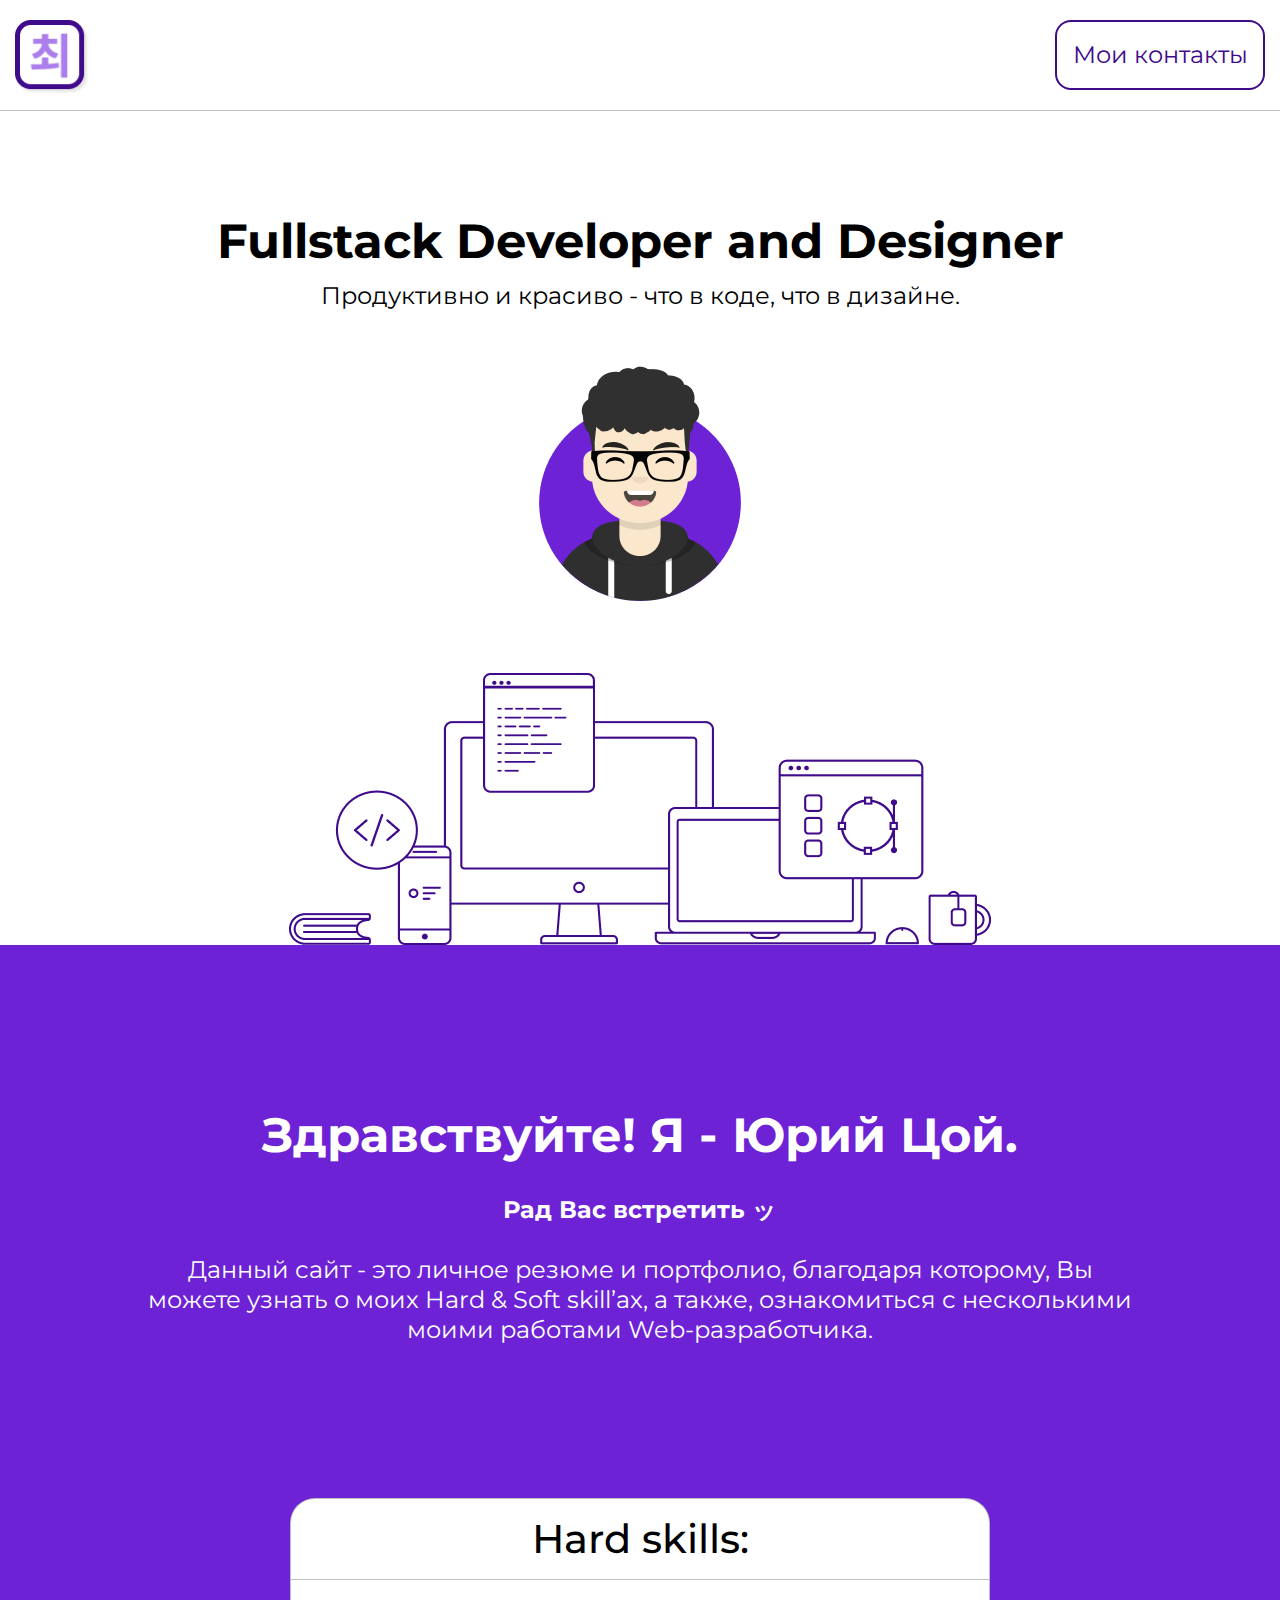
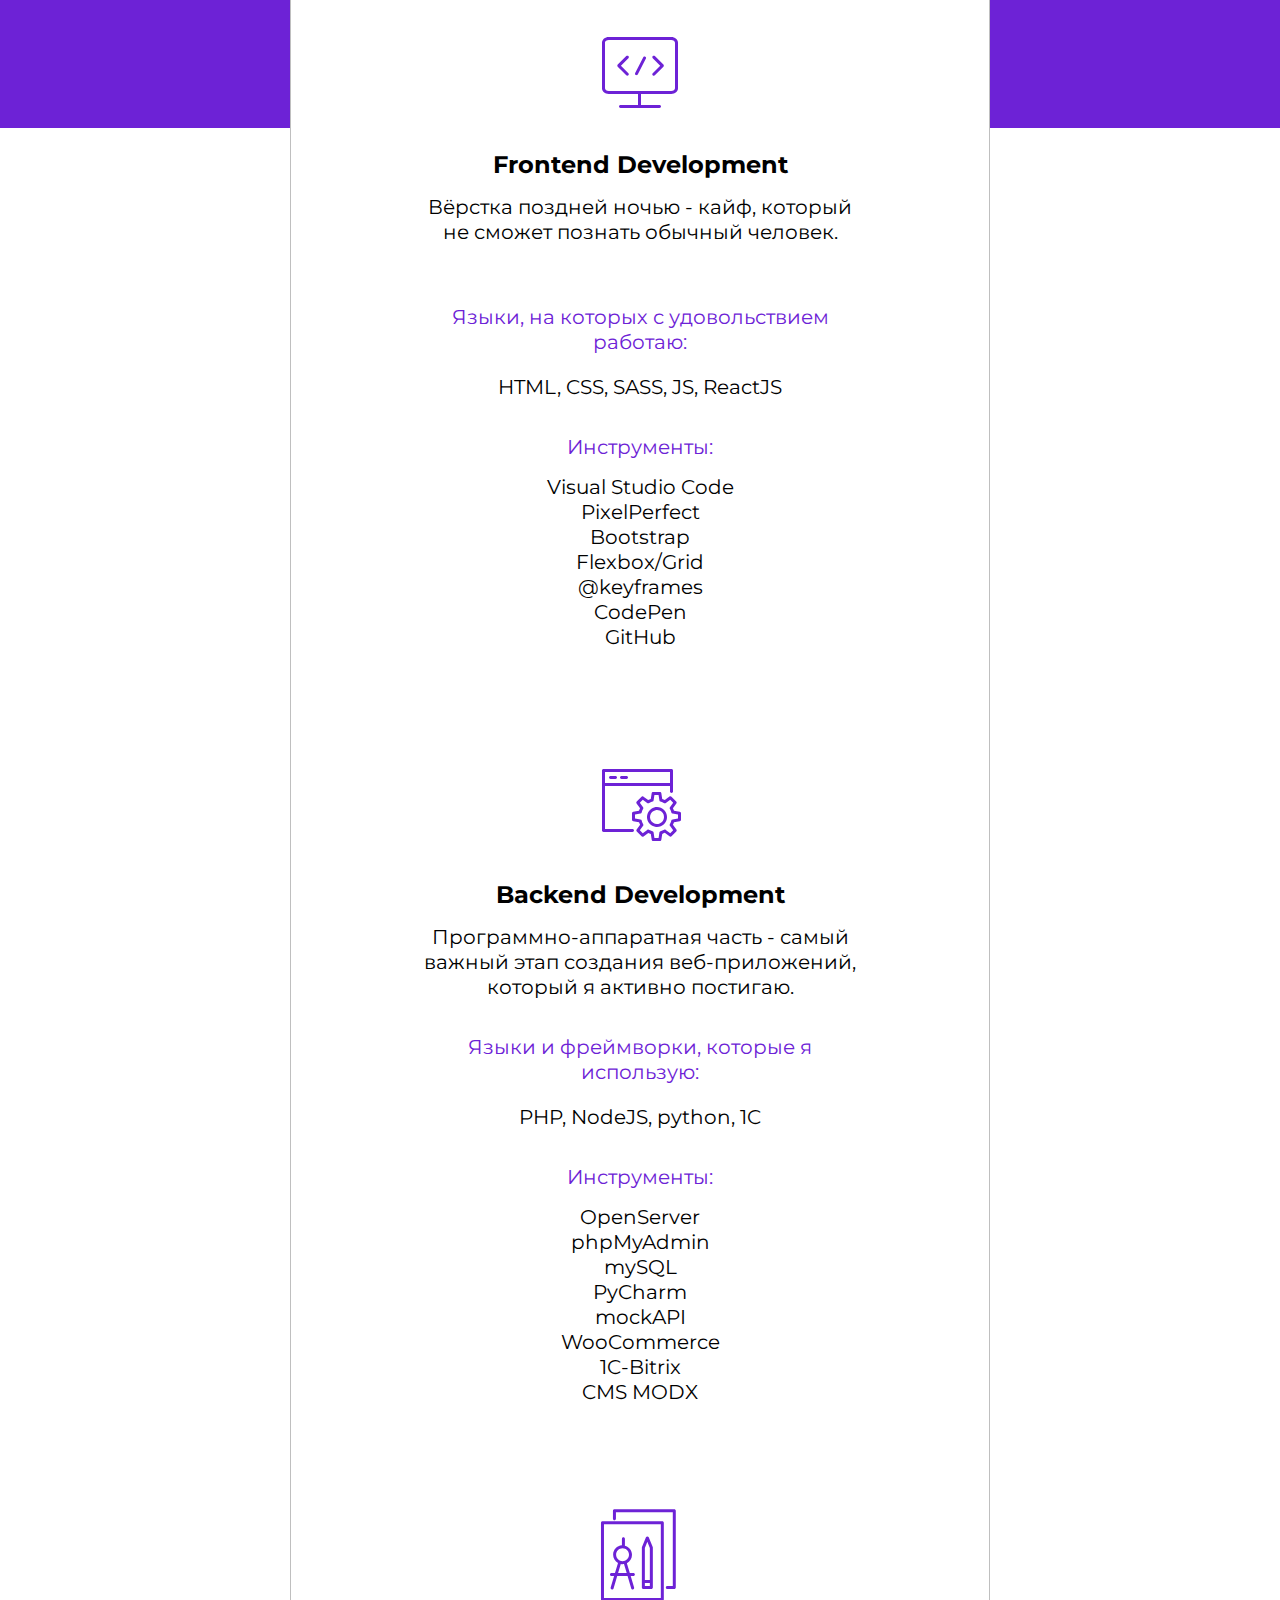
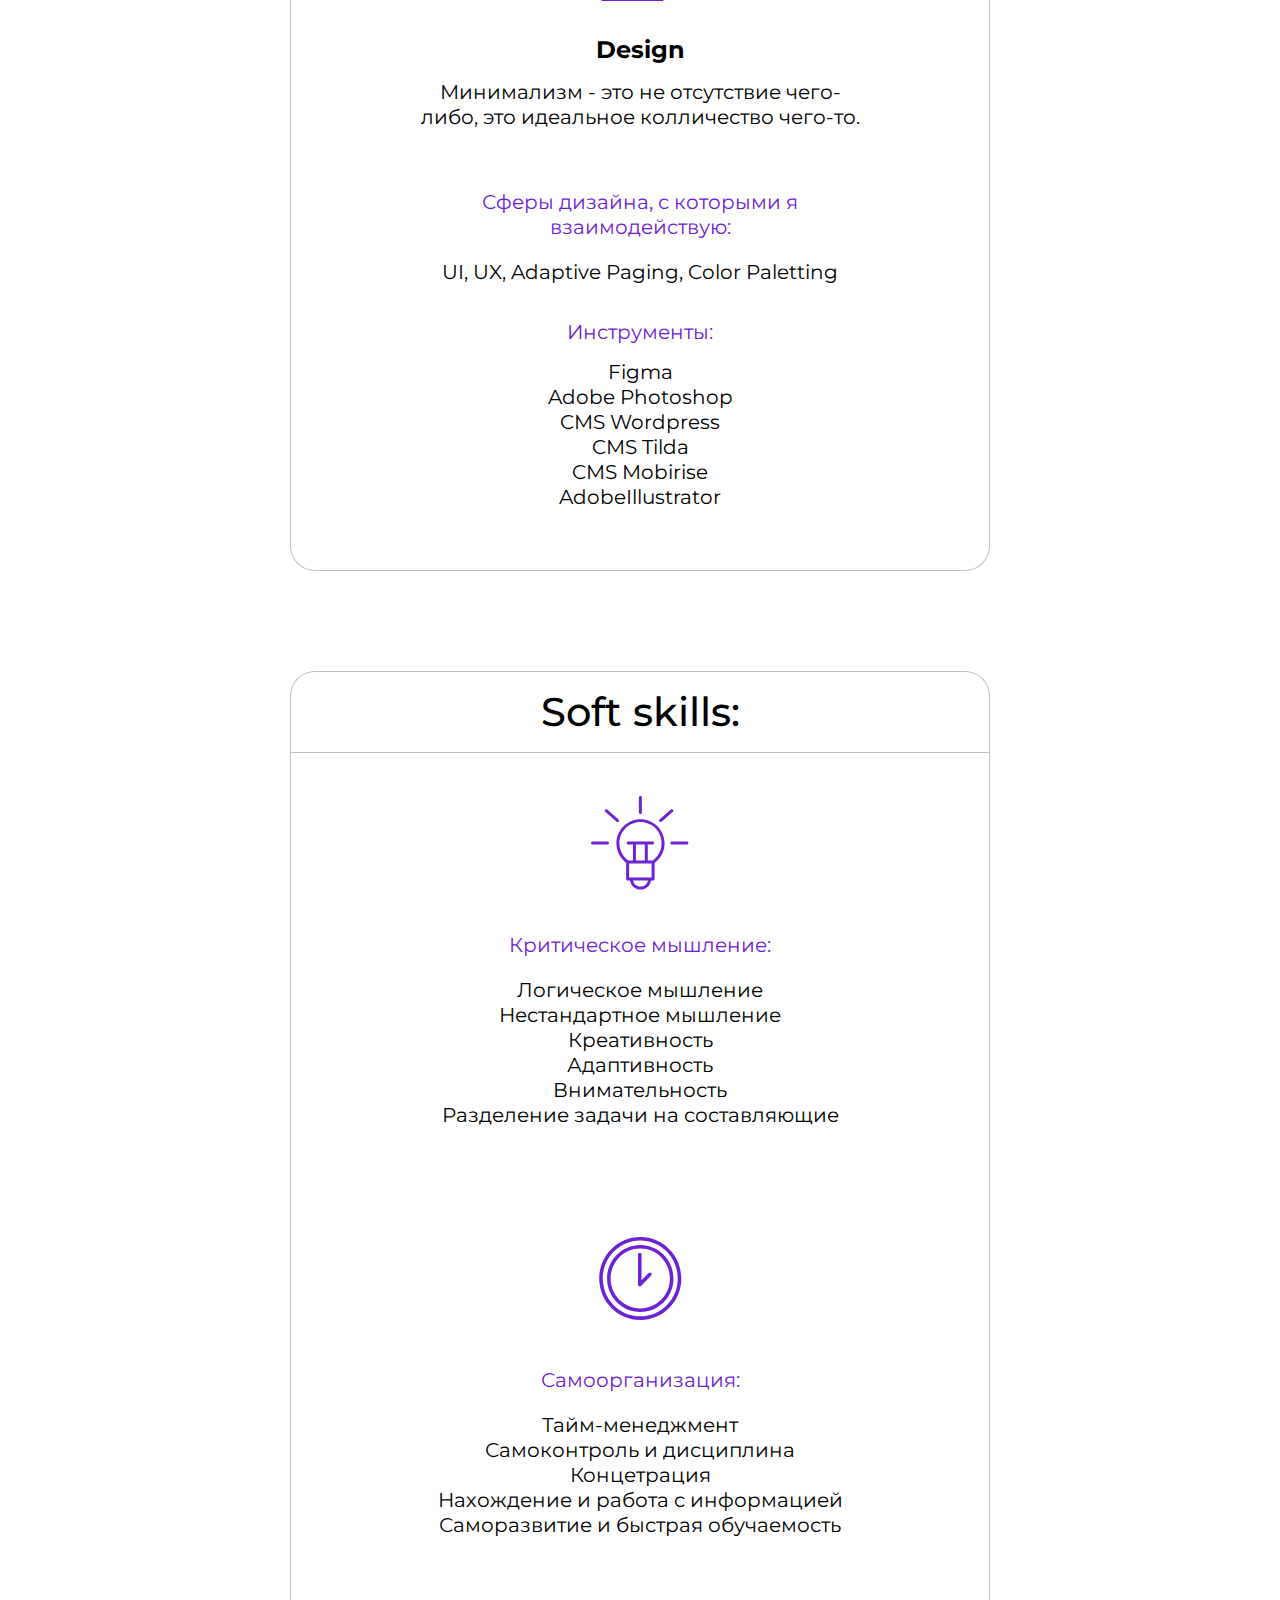
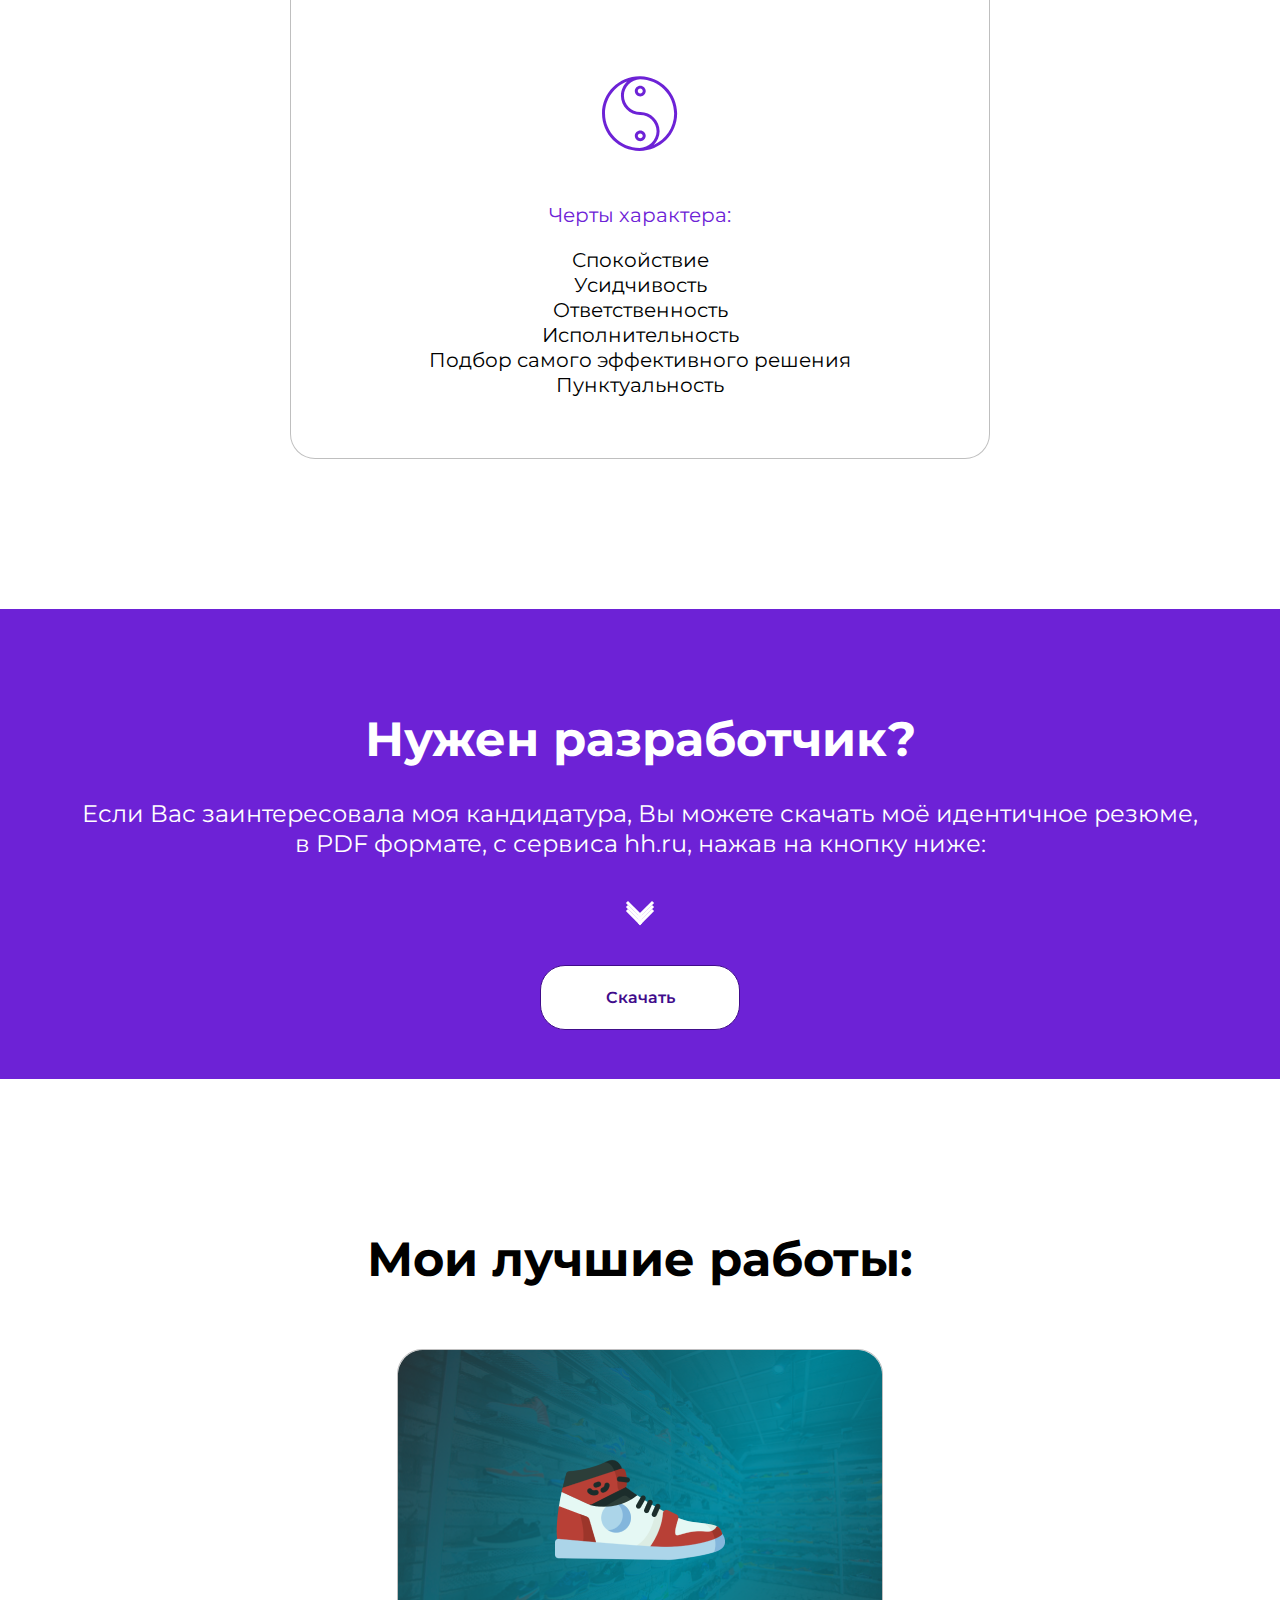
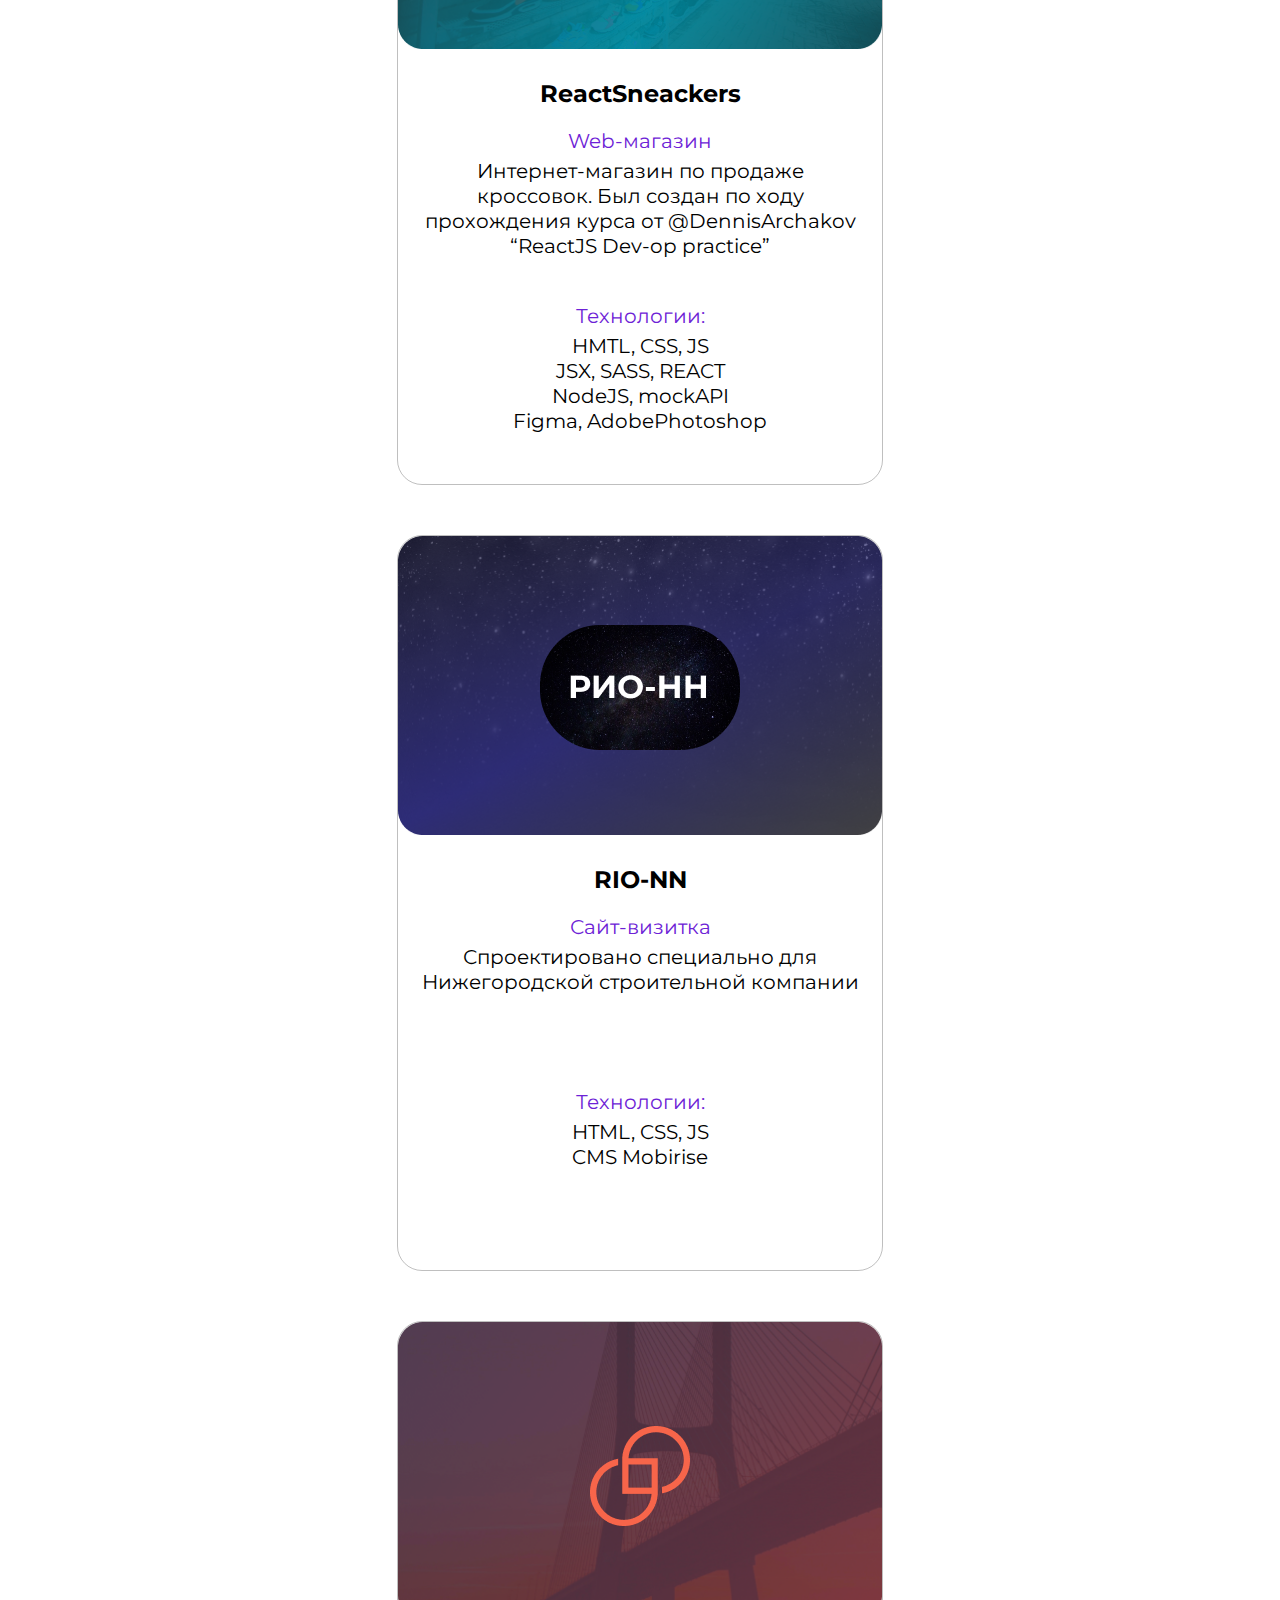
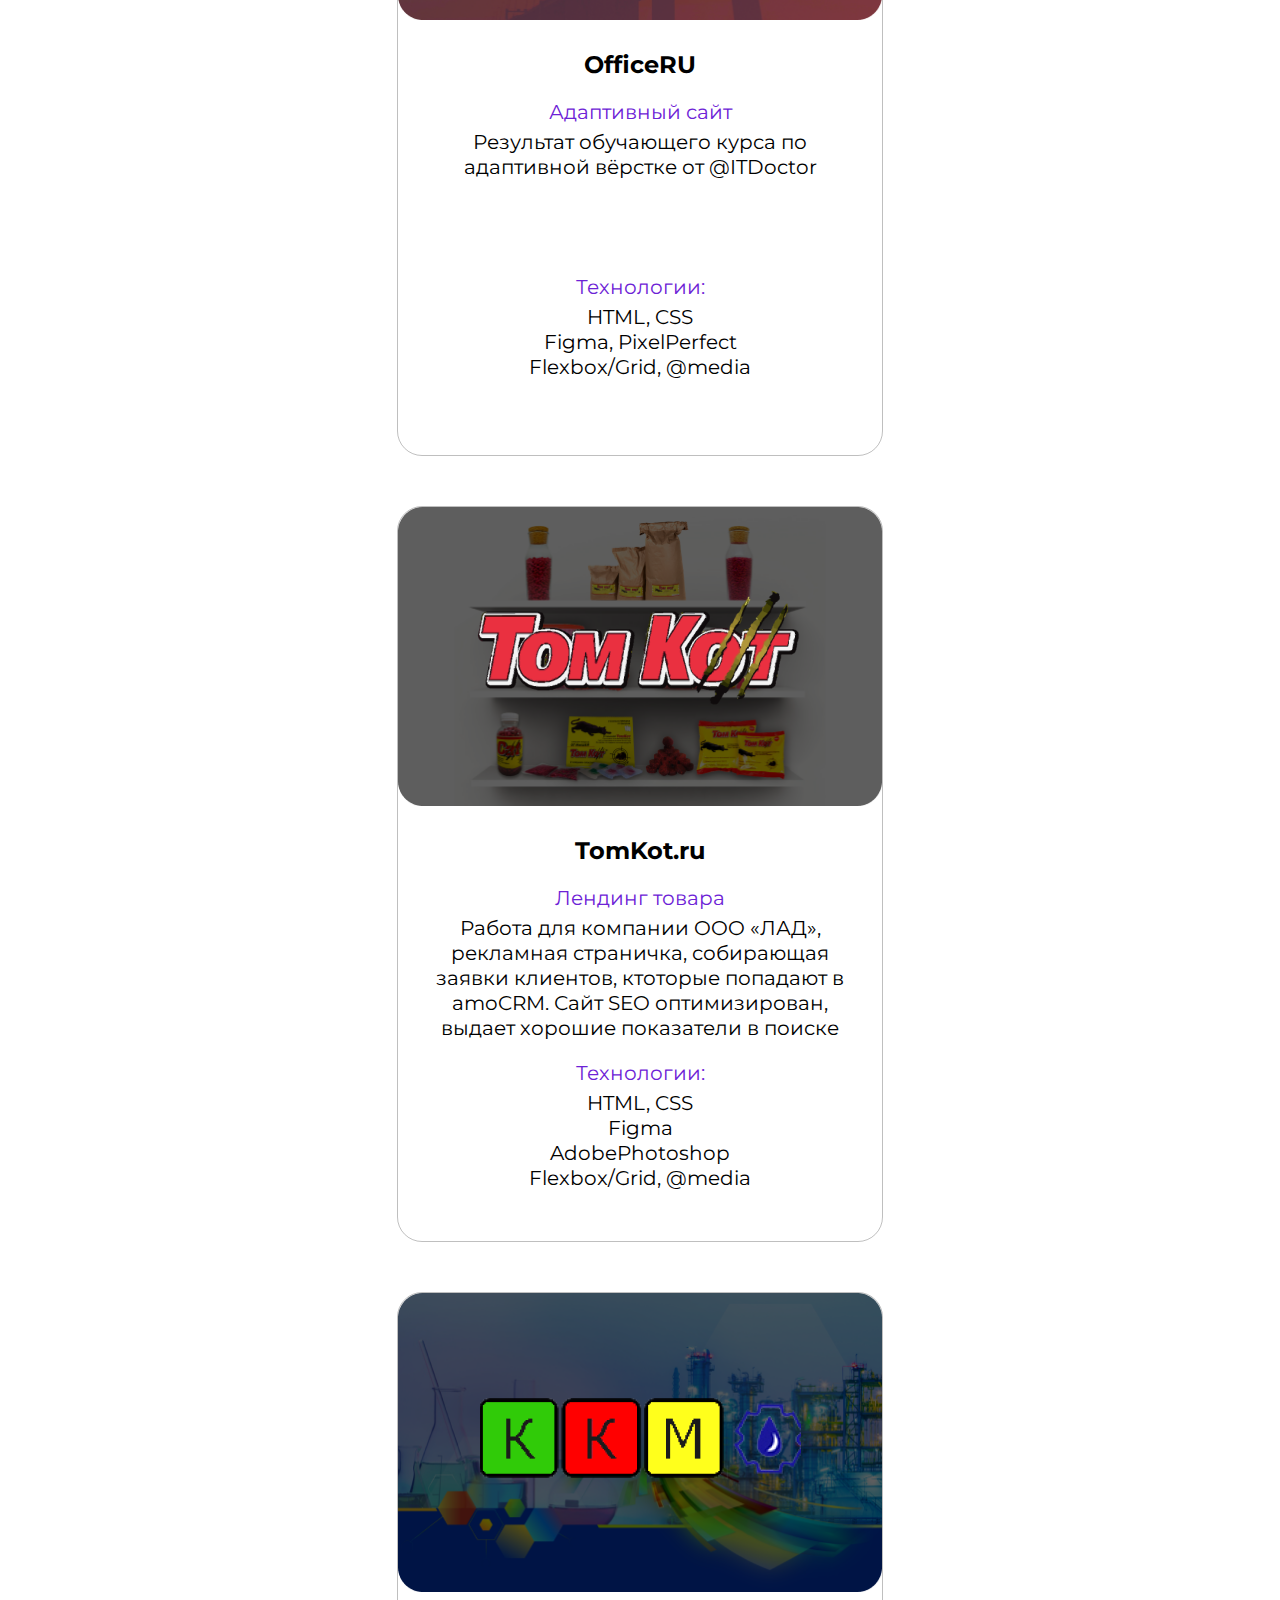
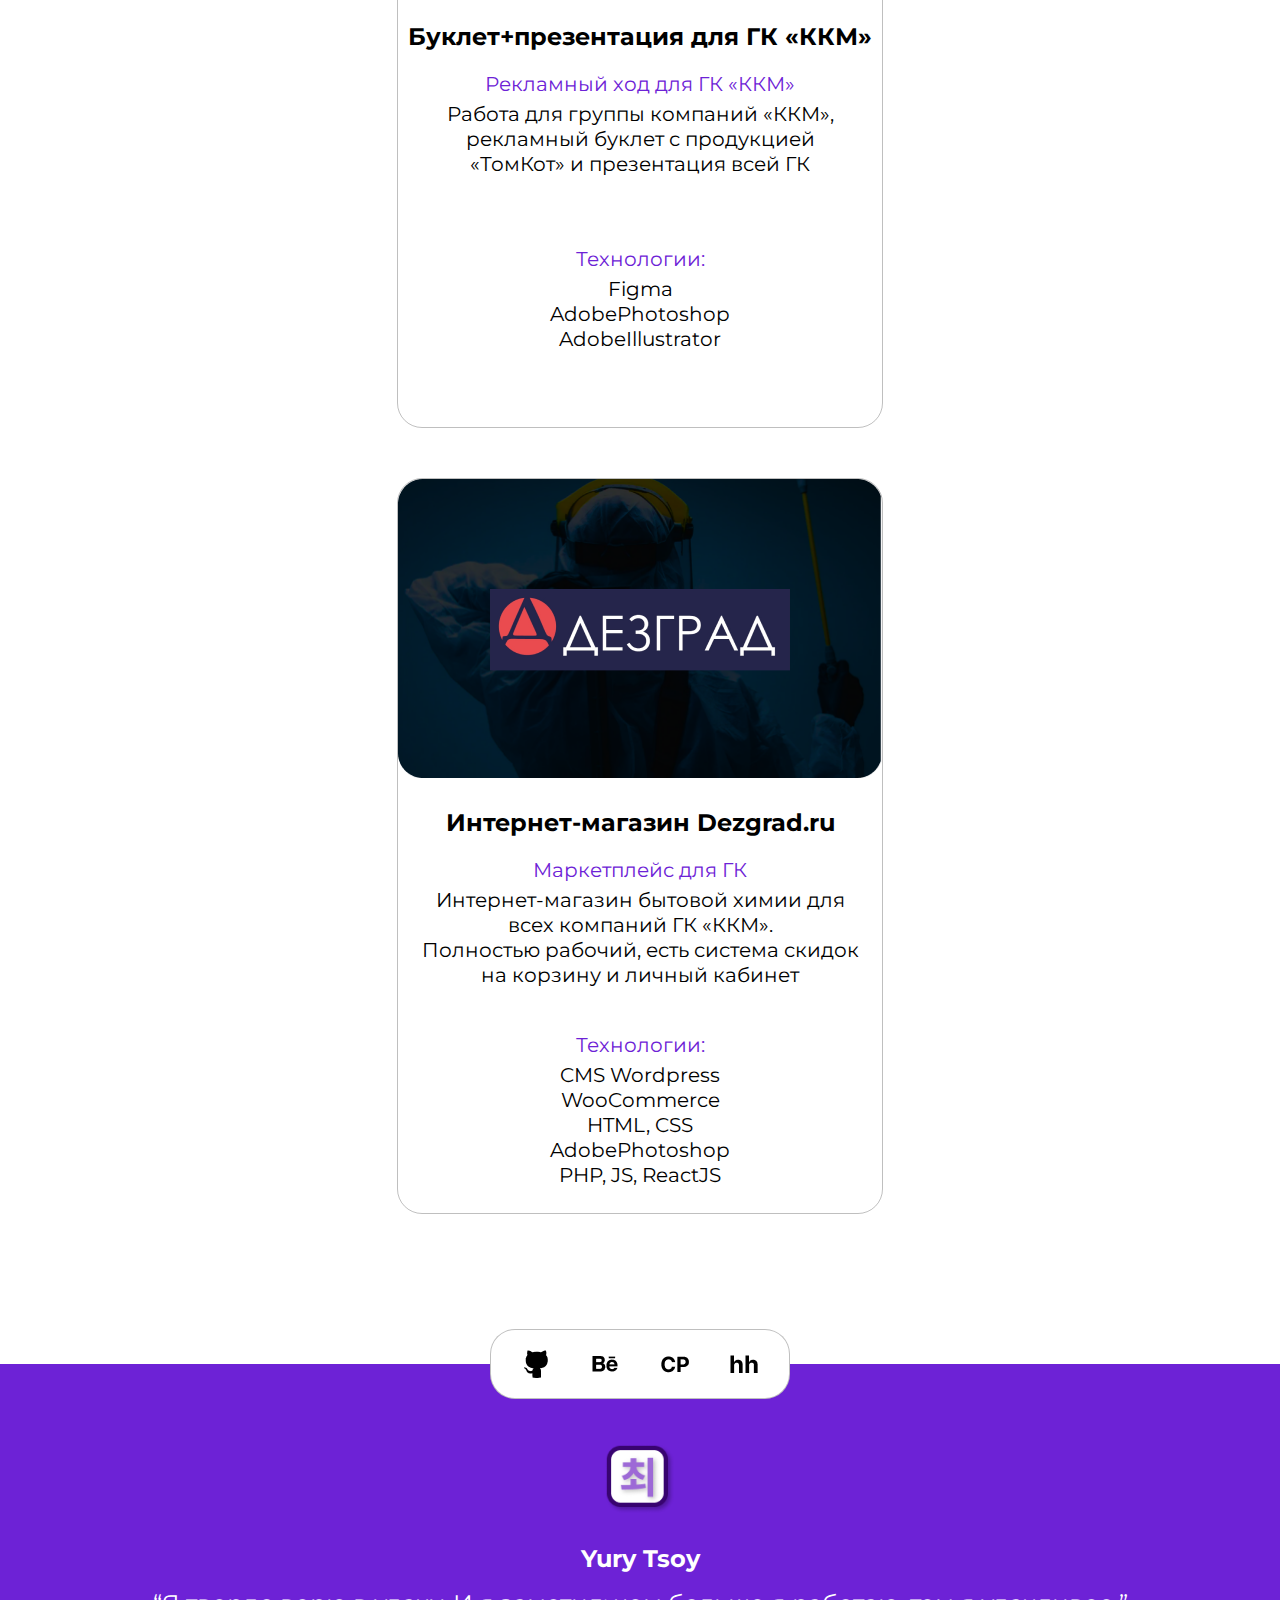
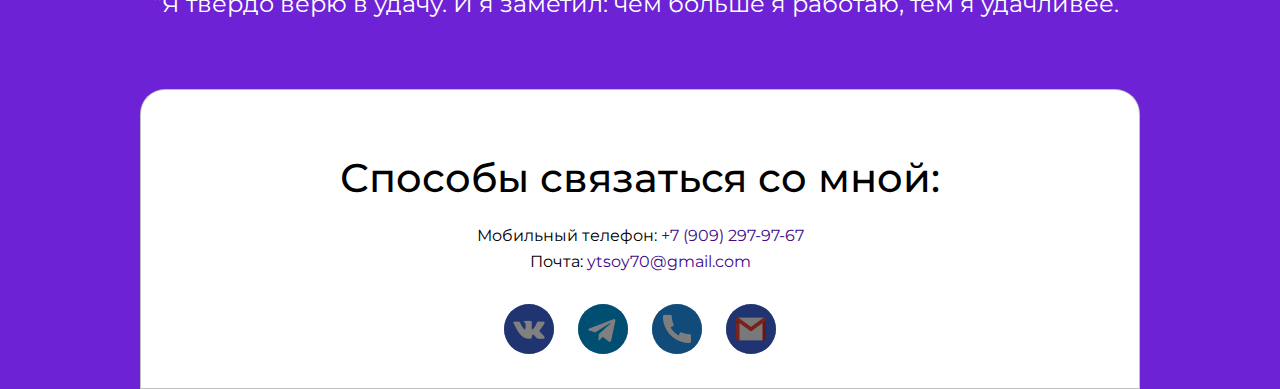
<file: index.html>
<!DOCTYPE html>
<html lang="en">

<head>
	<meta charset="UTF-8">
	<meta http-equiv="X-UA-Compatible" content="IE=edge">
	<meta name="viewport" content="width=device-width, initial-scale=1.0">
	<title>Yury Tsoy</title>
	<link rel="shortcut icon" type="image/x-icon" href="img/favicon.ico">
	<link rel="preconnect" href="https://fonts.googleapis.com">
	<link rel="preconnect" href="https://fonts.gstatic.com" crossorigin>
	<link href="https://fonts.googleapis.com/css2?family=Montserrat:wght@100;200;300;400;500;600;700;800&display=swap"
		rel="stylesheet">
	<link rel="stylesheet" href="css/style.css">
</head>

<body>
	<header class="header">
		<div class="container">
			<div class="header__title">
				<div class="header__left">
					<img src="img/logo.png" alt="logo">
				</div>
				<div class="header__right">
					<div class="header__rectangle">
						<div class="header__rectangle-text"><a href="#contacts">Мои контакты</a></div>
					</div>
				</div>
			</div>
		</div>
		<div class="horizontal__line"></div>
	</header>

	<section class="me">
		<h1 class="h1">Fullstack Developer and Designer</h1>
		<div class="text-h5 me-h5">Продуктивно и красиво - что в коде, что в дизайне.</div>
		<img class="avatar" src="img/Avatar.png" alt="Avatar">
	</section>

	<section class="hello">
		<div class="pc-setup"></div>
		<div class="purrp_rectangle-1">
			<div class="container">
				<div class="text-h2 hello-h2">Здравствуйте! Я - Юрий Цой.</div>
				<div class="text-h4 hello-h4">Рад Вас встретить ッ</div>
				<div class="text-h5 hello-h5">Данный сайт - это личное резюме и портфолио, благодаря которому, Вы можете
					узнать о моих Hard & Soft skill’ах, а также, ознакомиться с несколькими моими работами
					Web-разработчика.</div>
			</div>
		</div>
	</section>

	<section class="hard_skills">
		<div class="container">
			<div class="hard_skills-rectangle">
				<div class="text-h3 hard_skills-h3">Hard skills:</div>
				<div class="horizontal__line"></div>
				<div class="hs__grid-items">
					<div class="frontend__grid-item">
						<img class="hard_skills-img" src="img/monitor.svg" alt="frontend">
						<div class="text-h4 hs-h4">Frontend Development</div>
						<div class="text-p hs__description">Вёрстка поздней ночью - кайф, который не сможет познать
							обычный человек.</div>
						<div class="text-p hs_languges-title">Языки, на которых с удовольствием работаю:</div>
						<div class="text-p hs_languages">HTML, CSS, SASS, JS, ReactJS</div>
						<div class="text-p hs__tools">Инструменты:</div>
						<div class="text-p hs_tools-name">Visual Studio Code
							PixelPerfect<br>Bootstrap<br>Flexbox/Grid<br>@keyframes<br>CodePen<br>GitHub</div>
					</div>
					<div class="backend__grid-item">
						<img class="hard_skills-img" src="img/dev.svg" alt="backend">
						<div class="text-h4 hs-h4">Backend Development</div>
						<div class="text-p hs__description">Программно-аппаратная часть - самый важный этап создания
							веб-приложений, который я активно постигаю.</div>
						<div class="text-p hs_languges-title">Языки и фреймворки, которые я использую:</div>
						<div class="text-p hs_languages">PHP, NodeJS, python, 1C</div>
						<div class="text-p hs__tools">Инструменты:</div>
						<div class="text-p hs_tools-name">
							OpenServer<br>phpMyAdmin<br>mySQL<br>PyCharm<br>mockAPI<br>WooCommerce<br>1C-Bitrix<br>CMS
							MODX</div>
					</div>
					<div class="design__grid-item">
						<img class="hard_skills-img" src="img/design.svg" alt="design">
						<div class="text-h4 hs-h4">Design</div>
						<div class="text-p hs__description">Минимализм - это не отсутствие чего-либо, это идеальное
							колличество чего-то.</div>
						<div class="text-p hs_languges-title">Сферы дизайна, с которыми я взаимодействую:</div>
						<div class="text-p hs_languages">UI, UX, Adaptive Paging, Color Paletting</div>
						<div class="text-p hs__tools">Инструменты:</div>
						<div class="text-p hs_tools-name">Figma<br>Adobe Photoshop<br>CMS Wordpress<br>CMS Tilda<br>CMS
							Mobirise<br>AdobeIllustrator</div>
					</div>
				</div>
			</div>
		</div>
	</section>

	<section class="soft_skills">
		<div class="container">
			<div class="soft_skills-rectangle">
				<div class="text-h3 soft_skills-h3">Soft skills:</div>
				<div class="horizontal__line"></div>
				<div class="ss__grid-items">
					<div class="mind__grid-item">
						<img class="soft_skills-img" src="img/lamp.svg" alt="lamp">
						<div class="text-p ss__stats-name">Критическое мышление:</div>
						<div class="text-p ss__stats">Логическое мышление<br>Нестандартное
							мышление<br>Креативность<br>Адаптивность<br>Внимательность<br>Разделение задачи на
							составляющие</div>
					</div>
					<div class="time__grid-item">
						<img class="soft_skills-img" src="img/clock.svg" alt="clock">
						<div class="text-p ss__stats-name">Самоорганизация:</div>
						<div class="text-p ss__stats">Тайм-менеджмент<br>Самоконтроль и
							дисциплина<br>Концетрация<br>Нахождение и работа с информацией<br>Саморазвитие и быстрая
							обучаемость</div>
					</div>
					<div class="character__grid-item">
						<img class="soft_skills-img" src="img/char.svg" alt="char">
						<div class="text-p ss__stats-name">Черты характера:</div>
						<div class="text-p ss__stats">
							Спокойствие<br>Усидчивость<br>Ответственность<br>Исполнительность<br>Подбор самого
							эффективного решения<br>Пунктуальность</div>
					</div>
				</div>
			</div>
		</div>
	</section>

	<section class="developer__info">
		<div class="developer__purrp-rectangle">
			<div class="text-h2 deloper__info-h2">Нужен разработчик?</div>
			<div class="text-h5 developer__info-h5">Если Вас заинтересовала моя кандидатура, Вы можете скачать моё
				идентичное резюме,<br>в PDF формате, с сервиса hh.ru, нажав на кнопку ниже:</div>
			<div class="arrow-down">
				<span></span>
				<span></span>
				<span></span>
			</div>
			<div class="developer__info-button"><a
					href="https://nn.hh.ru/resume_converter/%D0%A6%D0%BE%D0%B9%20%D0%AE%D1%80%D0%B8%D0%B9%20%D0%92%D0%B8%D0%BA%D1%82%D0%BE%D1%80%D0%BE%D0%B2%D0%B8%D1%87.pdf?hash=537a1771ff09d0a7750039ed1f724748446439&type=pdf&hhtmSource=resume&hhtmFrom=resume_list&force-roles=true">Скачать</a>
			</div>
		</div>
	</section>

	<section class="best_works">
		<div class="text-h2 best_works-h2">Мои лучшие работы:</div>
		<div class="container">
			<div class="best_works__grid-items">
				<div class="best_works__grid-item">
					<div class="best_works-rectangle">
						<div class="bw__img">
							<img class="bw_background" src="img/React Sneackers.png" alt="ReactSneackers" />
							<img class="bw__logo rs-logo" src="img/React Sneackers logo.png" alt="ReactSneackers logo">
							<div class="overlay"></div>
							<div class="bw-button"><a href="https://archakov06.github.io/react-sneakers/">Перейти</a>
							</div>
						</div>
						<div class="text-h4 bw-h4">ReactSneackers</div>
						<div class="text-p bw__accent-p">Web-магазин</div>
						<div class="text-p bw__description-p">Интернет-магазин по продаже кроссовок. Был создан по ходу
							прохождения курса от @DennisArchakov “ReactJS Dev-op practice”</div>
						<div class="text-p bw__technology-p">Технологии:</div>
						<div class="text-p bw__tools-p">HMTL, CSS, JS<br>JSX, SASS, REACT<br>NodeJS, mockAPI<br>Figma,
							AdobePhotoshop</div>
					</div>
				</div>
				<div class="best_works__grid-item">
					<div class="best_works-rectangle">
						<div class="bw__img">
							<img src="img/rionn.png" alt="RIONN" />
							<img class="bw__logo rio-logo" src="img/RIONN logo.png" alt="RIONN logo">
							<div class="overlay"></div>
							<div class="bw-button"><a href="https://b1essmegod.github.io/RIO_NN/">Перейти</a></div>
						</div>
						<div class="text-h4 bw-h4">RIO-NN</div>
						<div class="text-p bw__accent-p">Сайт-визитка </div>
						<div class="text-p bw__description-p">Спроектировано специально для Нижегородской строительной
							компании</div>
						<div class="text-p bw__technology-p">Технологии:</div>
						<div class="text-p bw__tools-p">HTML, CSS, JS<br>CMS Mobirise</div>
					</div>
				</div>
				<div class="best_works__grid-item">
					<div class="best_works-rectangle">
						<div class="bw__img">
							<img src="img/OfficeRu.png" alt="OfficeRU" />
							<img class="bw__logo office-logo" src="img/OfficeRU logo.png" alt="OfficeRU logo">
							<div class="overlay"></div>
							<div class="bw-button"><a
									href="https://b1essmegod.github.io/OfficeRuVerstkaClear/">Перейти</a></div>
						</div>
						<div class="text-h4 bw-h4">OfficeRU</div>
						<div class="text-p bw__accent-p">Адаптивный сайт</div>
						<div class="text-p bw__description-p">Результат обучающего курса по адаптивной вёрстке от
							@ITDoctor</div>
						<div class="text-p bw__technology-p">Технологии:</div>
						<div class="text-p bw__tools-p">HTML, CSS<br>Figma, PixelPerfect<br>Flexbox/Grid, @media</div>
					</div>
				</div>
				<div class="best_works__grid-item">
					<div class="best_works-rectangle">
						<div class="bw__img">
							<img src="img/TomKot.png" alt="TomKot">
							<img class="bw__logo tomkot-logo" src="img/Tom Kot Logo.png" alt="TomKot logo">
							<div class="overlay"></div>
							<div class="bw-button"><a href="https://tomkot.ru/">Перейти</a></div>
						</div>
						<div class="text-h4 bw-h4">TomKot.ru</div>
						<div class="text-p bw__accent-p">Лендинг товара</div>
						<div class="text-p bw__description-p">Работа для компании OOO «ЛАД», рекламная страничка,
							собирающая заявки клиентов, ктоторые попадают в amoCRM. Сайт SEO оптимизирован, выдает
							хорошие показатели в поиске</div>
						<div class="text-p bw__technology-p">Технологии:</div>
						<div class="text-p bw__tools-p">HTML, CSS<br>Figma<br>AdobePhotoshop<br>Flexbox/Grid, @media
						</div>
					</div>
				</div>
				<div class="best_works__grid-item">
					<div class="best_works-rectangle">
						<div class="bw__img">
							<img src="img/KKM.png" alt="KKM">
							<img class="bw__logo KKM-logo" src="img/KKM logo.png" alt="KKM logo">
							<div class="overlay"></div>
							<div class="bw-button"><a
									href="https://www.figma.com/file/wUwVYwLOxhUjOHcZA4dhLG/Flayer-Presentation">Посмотреть</a>
							</div>
						</div>
						<div class="text-h4 bw-h4">Буклет+презентация для ГК «ККМ»</div>
						<div class="text-p bw__accent-p">Рекламный ход для ГК «ККМ»</div>
						<div class="text-p bw__description-p">Работа для группы компаний «ККМ», рекламный буклет с
							продукцией «ТомКот» и презентация всей ГК</div>
						<div class="text-p bw__technology-p">Технологии:</div>
						<div class="text-p bw__tools-p">Figma<br>AdobePhotoshop<br>AdobeIllustrator</div>
					</div>
				</div>
				<div class="best_works__grid-item">
					<div class="best_works-rectangle">
						<div class="bw__img">
							<img src="img/dezgrad-bg.png" alt="Dezgrad">
							<img class="bw__logo Dezgrad-logo" src="img/dezgrad-logo.png" alt="Dezgrad logo">
							<div class="overlay"></div>
							<div class="bw-button"><a
									href="https://dezgrad.ru/">Перейти</a>
							</div>
						</div>
						<div class="text-h4 bw-h4">Интернет-магазин Dezgrad.ru</div>
						<div class="text-p bw__accent-p">Маркетплейс для ГК</div>
						<div class="text-p bw__description-p">Интернет-магазин бытовой химии для всех компаний ГК «ККМ».<br>Полностью рабочий, есть система скидок на корзину и личный кабинет</div>
						<div class="text-p bw__technology-p">Технологии:</div>
						<div class="text-p bw__tools-p">CMS Wordpress<br>WooCommerce<br>HTML, CSS<br>AdobePhotoshop<br>PHP, JS, ReactJS</div>
					</div>
				</div>
			</div>
		</div>
	</section>

	<section class="footer">
		<div class="footer__social">
			<a href="https://github.com/b1essMeGod"><img class="social-img" src="img/github.png" alt="GitHub"></a>
			<a href="https://www.behance.net/yurytsoy1"><img class="social-img" src="img/behance.png" alt="Behance"></a>
			<a href="https://codepen.io/b1essmegod"><img class="social-img" src="img/codepen.png" alt="CodePen"></a>
			<a href="https://nn.hh.ru/resume/537a1771ff09d0a7750039ed1f724748446439"><img class="social-img"
					src="img/hh.png" alt="hh"></a>
		</div>
		<div class="footer__purrp-rectangle">
			<div class="container container__footer">
				<a href=""><img class="footer__logo" src="img/logo-footer.png" alt="Logo"></a>
				<div class="footer__text-description">
					<div class="text-h4 footer-h4">Yury Tsoy</div>
					<div class="text-h5 footer-h5">“Я твердо верю в удачу. И я заметил: чем больше я работаю, тем я
						удачливее.”</div>
				</div>
				<div class="footer__white_rectangle">
					<div class="text-h3 white_rectangle-h3">Способы связаться со мной:</div>
					<div class="white_rectangle-p">
						<div class="footer__phone">Мобильный телефон: <a name="contacts" href="tel:+79092979767">+7
								(909) 297-97-67</a></div>
						<div class="footer__mail">Почта: <a href="mailto:ytsoy70@gmail.com">ytsoy70@gmail.com</a></div>
					</div>
					<div class="white-rectangle__flex-imgs">
						<div class="social-contacts">
							<a href="https://vk.com/b1essmegod"><img class="white-rectangle__flex-img" src="img/vk.png"
									alt="VK"></a>
						</div>
						<div class="social-contacts">
							<a href="https://t.me/@B1essMeGod"><img class="white-rectangle__flex-img"
									src="img/tg.png" alt="TG"></a>
						</div>
						<div class="social-contacts">
							<a href="tel:+79092979767"><img class="white-rectangle__flex-img" src="img/phone.png"
									alt="Mobile"></a>
						</div>
						<div class="social-contacts">
							<a href="mailto:ytsoy70@gmail.com"><img class="white-rectangle__flex-img"
									src="img/gmail.png" alt="Gmail"></a>
						</div>
					</div>
				</div>
			</div>
		</div>
	</section>

</body>

</html>
</file>
<file: css/style.css>
html {
	box-sizing: border-box;
	scroll-behavior: smooth;
}

*,
*::before,
*::after {
	box-sizing: inherit;
}

img {
	display: block;
	max-width: 100%;
}

h1,
h2,
h3,
h4,
h5,
h6,
p {
	padding: 0;
	margin: 0;
}

body {
	margin: 0;
	font-family: 'Montserrat', sans-serif;
	font-weight: 400;
}

a {
	color: var(--dark_purrp-color);
	text-decoration: none;
}

a:visited {
	color: var(--accent-color);
}

a:hover {
	color: var(--light_purrp-color);
}

.container {
	max-width: 1500px;
	margin: 0 auto;
}

:root {
	--accent-color: #6D22D6;
	--dark_purrp-color: #400B8B;
	--light_purrp-color: #AB7EEB;
	--white-color: #fff;
	--black-color: #000;
	--background-color: #F5F5F5;
}

.text-h2 {
	font-family: 'Montserrat';
	font-style: normal;
	font-weight: 700;
	font-size: 48px;
	line-height: 60px;
}

.text-h3 {
	font-family: 'Montserrat';
	font-style: normal;
	font-weight: 500;
	font-size: 40px;
	line-height: 50px;
}

.text-h4 {
	font-family: 'Montserrat';
	font-style: normal;
	font-weight: 700;
	font-size: 24px;
	line-height: 30px;
}

.text-h5 {
	font-family: 'Montserrat';
	font-style: normal;
	font-weight: 400;
	font-size: 24px;
	line-height: 30px;
}

.text-p {
	font-family: 'Montserrat';
	font-style: normal;
	font-weight: 400;
	font-size: 20px;
	line-height: 25px;
}

.header__title {
	display: flex;
	justify-content: space-between;
	margin-top: 20px;
	margin-bottom: 15px;
}

.header__left {
	width: 75px;
	height: 75px;
	cursor: pointer;
	transition: 0.3s;
}

.header__left:hover {
	transform: scale(1.1);
}

.header__right {
	cursor: pointer;
	transition: 0.3s;
}

.header__right:hover {
	transform: scale(1.07);
}

.header__rectangle {
	width: 210px;
	height: 70px;
	border: 2px solid #400B8B;
	border-radius: 16px;
	display: table-cell;
	text-align: center;
	vertical-align: middle;
}

.header__rectangle-text {
	font-family: 'Montserrat', sans-serif;
	font-weight: 400;
	font-size: 24px;
	line-height: 30px;
	text-transform: none;
	color: var(--light_purrp-color);
}

.horizontal__line {
	border-bottom: 1px solid rgba(0, 0, 0, 0.25);
}

@media screen and (max-width : 1600px) {
	.header__left {
		margin-left: 15px;
	}

	.header__right {
		margin-right: 15px;
	}
}

@media screen and (max-width : 750px) {}

.me {
	margin-top: 100px;
	text-align: center;
	display: flex;
	flex-direction: column;
	align-items: center;
}

.h1 {
	font-family: 'Montserrat';
	font-style: normal;
	font-weight: 700;
	font-size: 48px;
	line-height: 60px;
	color: #000;
	margin-bottom: 10px;
}

.me-h5 {
	margin-bottom: 10px;
}

.avatar {
	width: 240px;
	height: 280px;
	transition: 0.5s;
}

.avatar:hover {
	transform: scale(1.1);
}

.hello {
	display: flex;
	flex-direction: column;
	align-items: center;
	text-align: center;
}

.pc-setup {
	background-image: url(../img/pc.png);
	background-position: bottom;
	background-repeat: no-repeat;
	margin-top: 70px;
	width: 100%;
	max-width: 705px;
	height: 275px;
	margin-bottom: -1px;
}

.purrp_rectangle-1 {
	width: 100%;
	height: 783px;
	background-color: var(--accent-color);
}

.hello-h2 {
	margin-top: 160px;
	color: var(--white-color);
}

.hello-h4 {
	margin-top: 30px;
	color: var(--white-color);
}

.hello-h5 {
	margin: 30px auto;
	max-width: 1000px;
	color: var(--white-color);
}

@media screen and (max-width : 750px) {
	.pc-setup {
		background-image: url(../img/PCSetup-middle.png);
		margin-top: 0px;
	}
}

@media screen and (max-width : 450px) {
	.purrp_rectangle-1 {
		height: 830px;
	}

	.pc-setup {
		background-image: url(../img/PCSetup-phone.png);
		margin-top: -70px;
	}
}

.hard_skills {
	display: flex;
	position: relative;
	margin-top: -230px;
	padding-bottom: 100px;
}

.hard_skills-rectangle {
	width: 1500px;
	border: 1px solid rgba(0, 0, 0, 0.25);
	border-radius: 25px;
	background-color: var(--white-color);
}

.hard_skills-h3 {
	padding-top: 15px;
	padding-bottom: 15px;
	text-align: center;
}

.hs__grid-items {
	display: grid;
	grid-template-columns: repeat(3, 1fr);
	justify-items: center;
}

.frontend__grid-item {
	text-align: center;
}

.backend__grid-item {
	text-align: center;
}

.design__grid-item {
	text-align: center;
}

.hard_skills-img {
	margin: 40px auto 30px;
}

.hs-h4 {
	padding-bottom: 15px;
}

.hs__description {
	width: 440px;
	height: 80px;
	margin: 0px auto;
}

.hs_languges-title {
	width: 440px;
	height: 55px;
	margin: 30px auto 0px;
	color: var(--accent-color);
}

.hs_languages {
	height: 30px;
	margin: 15px auto 0px;
}

.hs__tools {
	margin: 30px auto 0px;
	color: var(--accent-color);
}

.hs_tools-name {
	width: 300px;
	margin: 15px auto 60px;
}

@media screen and (max-width : 1500px) {
	.hs__grid-items {
		grid-template-columns: repeat(1, 1fr);
	}

	.hard_skills-rectangle {
		width: 700px;
	}
}

@media screen and (max-width : 750px) {
	.hard_skills-rectangle {
		width: 300px;
	}

	.hs-h4 {
		width: auto;
	}

	.hs__description {
		width: auto;
		height: 110px;
	}

	.hs_languges-title {
		width: auto;
	}

	.hs_tools-name {
		width: auto;
	}

	.hard_skills {
		margin-top: -160px;
	}
}

@media screen and (max-width : 450px) {
	.hard_skills {
		margin-top: -100px;
	}
}

.soft_skills {
	padding-bottom: 150px;
	display: flex;
}

.soft_skills-rectangle {
	border: 1px solid rgba(0, 0, 0, 0.25);
	border-radius: 25px;
	background-color: var(--white-color);
	width: 1500px;
}

.soft_skills-h3 {
	padding-top: 15px;
	padding-bottom: 15px;
	text-align: center;
}

.ss__grid-items {
	display: grid;
	grid-template-columns: repeat(3, 1fr);
	justify-items: center;
}

.mind__grid-item {
	text-align: center;
}

.character__grid-item {
	text-align: center;
}

.time__grid-item {
	text-align: center;
}

.soft_skills-img {
	margin: 40px auto;
}

.ss__stats-name {
	height: 30px;
	margin-bottom: 15px;
	color: var(--accent-color);
}

.ss__stats {
	height: 180px;
	margin-bottom: 30px;
}

@media screen and (max-width : 1500px) {
	.ss__grid-items {
		grid-template-columns: repeat(1, 1fr);
	}

	.soft_skills-rectangle {
		width: 700px;
	}
}

@media screen and (max-width : 750px) {
	.soft_skills-rectangle {
		width: 300px;
	}

	.soft_skills-img {
		margin: 0px auto;
	}

	.mind__grid-item:first-child {
		margin-top: 40px;
	}

	.character__grid-item:first-child {
		margin-top: 0;
	}
}

.best_works {
	padding-bottom: 150px;
}

.best_works-h2 {
	text-align: center;
	padding-bottom: 60px;
}

.best_works__grid-items {
	display: grid;
	grid-template-columns: repeat(3, 1fr);
	gap: 21px;
}

.best_works__grid-item {
	border: 1px solid rgba(0, 0, 0, 0.25);
	border-radius: 25px;
}

.best_works-rectangle {
	display: flex;
	flex-direction: column;
	align-items: center;
	text-align: center;
}

.bw__img {
	position: relative;
	width: 100%;
	display: flex;
	justify-content: center;
}

.bw__img:hover .overlay {
	display: block;
	background: rgba(0, 0, 0, 0.4);
}

.bw__background {
	width: 486px;
	height: 300px;
}

.overlay {
	position: absolute;
	top: 0;
	left: 0;
	width: 100%;
	height: 100%;
	border-radius: 25px;
	transition: background 0.5s ease;
}

.bw__logo {
	position: absolute;
	top: 25%;
	z-index: 1;
	transition: top .5s ease;
}

.rio-logo {
	top: 30%;
}

.office-logo {
	top: 35%;
}

.tomkot-logo {
	top: 26%;
}

.KKM-logo {
	top: 35%;
}

.Dezgrad-logo {
	top: 37%;
}

.bw__img:hover .rs-logo {
	top: 5%;
}

.bw__img:hover .rio-logo {
	top: 10%;
}

.bw__img:hover .office-logo {
	top: 15%;
}

.bw__img:hover .tomkot-logo {
	top: 15%;
}

.bw__img:hover .KKM-logo {
	top: 23%;
}

.bw__img:hover .Dezgrad-logo {
	top: 23%;
}

.bw-button {
	font-weight: 600;
	position: absolute;
	width: 145px;
	top: 70%;
	text-align: center;
	opacity: 0;
	transition: opacity .35s ease;
	transition: 0.2s;
}

.bw-button a {
	padding: 15px 25px;
	text-align: center;
	z-index: 1;
	border-radius: 5px;
	background: var(--white-color);
	color: var(--dark_purrp-color);
}

.bw-button:hover {
	transform: scale(1.05);
}

.bw__img:hover .bw-button {
	opacity: 1;
}

.bw-h4 {
	margin-top: 30px;
	height: 50px;
}

.bw__accent-p {
	color: var(--accent-color);
	height: 30px;
}

.bw__description-p {
	width: 440px;
	height: 145px;
}

.bw__technology-p {
	color: var(--accent-color);
	height: 30px;
}

.bw__tools-p {
	height: 110px;
	margin-bottom: 40px;
}

@media screen and (max-width : 1500px) {
	.best_works__grid-items {
		grid-template-columns: repeat(1, 1fr);
		justify-items: center;
		gap: 50px;
	}

	.best_works__grid-item {
		width: 486px;
	}
}

@media screen and (max-width : 750px) {
	.best_works__grid-item {
		width: 450px;
	}

	.bw__img {
		width: 300px;
	}

	.bw__logo {
		width: 130px;
		height: auto;
	}

	.office-logo {
		width: 70px;
		height: auto;
	}
}

@media screen and (max-width : 480px) {
	.best_works__grid-item {
		width: 300px;
	}

	.bw__img {
		width: 300px;
	}

	.bw__logo {
		width: 130px;
		height: auto;
	}

	.office-logo {
		width: 70px;
		height: auto;
	}

	.bw__description-p {
		width: 290px;
		height: 180px;
	}

	.bw-h4 {
		margin-top: 30px;
		height: 50px;
	}

	.bw__accent-p {
		color: var(--accent-color);
		height: 30px;
	}

	.bw__technology-p {
		color: var(--accent-color);
		height: 30px;
	}

	.bw__tools-p {
		height: 110px;
		margin-bottom: 40px;
	}
}

.developer__info {
	padding-bottom: 150px;
	display: flex;
	text-align: center;
}

.developer__purrp-rectangle {
	background-color: var(--accent-color);
	height: 470px;
	width: 100%;
}

.deloper__info-h2 {
	padding-top: 100px;
	color: var(--white-color);
}

.developer__info-h5 {
	padding-top: 30px;
	color: var(--white-color);
}

.developer__info-button {
	margin: 0 auto;
	font-weight: 600;
	background-color: var(--white-color);
	border: 1px solid var(--dark_purrp-color);
	border-radius: 25px;
	width: 200px;
	height: 65px;
	display: flex;
	flex-direction: column;
	justify-content: center;
	transition: 0.3s;
}

.developer__info-button a {
	padding: 21px 35px;
	text-align: center;
	color: var(--dark_purrp-color);
}

.developer__info-button:hover {
	transform: scale(1.05);
}

.arrow-down {
	margin-top: 50px;
	margin-bottom: 60px;
	margin-right: 49.5%;
	margin-left: 50.5%;
}

.arrow-down span {
	display: block;
	width: 20px;
	height: 20px;
	border-bottom: 3px solid var(--white-color);
	border-right: 3px solid var(--white-color);
	transform: rotate(45deg);
	margin: -16px;
	animation: arrow-down 2s infinite;
}

.arrow-down span:nth-child(2) {
	animation-delay: -0.2s;
}

.arrow-down span:nth-child(3) {
	animation-delay: -0.4s;
}

@keyframes arrow-down {
	0% {
		opacity: 0;
		transform: rotate(45deg) translate(-20px, -20px);
	}

	50% {
		opacity: 1;
	}

	100% {
		opacity: 0;
		transform: rotate(45deg) translate(20px, 20px);
	}
}

@media screen and (max-width : 1100px) {
	.developer__purrp-rectangle {
		height: 500px;
	}
}

@media screen and (max-width : 750px) {
	.developer__purrp-rectangle {
		height: 520px;
	}
}

@media screen and (max-width : 690px) {
	.developer__purrp-rectangle {
		height: 620px;
	}
}

@media screen and (max-width : 450px) {
	.developer__purrp-rectangle {
		height: 680px;
	}
}

.footer {
	width: 100%;
	display: flex;
	flex-direction: column;
	align-items: center;
}

.footer__social {
	display: flex;
	width: 300px;
	height: 70px;
	justify-content: space-evenly;
	align-items: center;
	border: 1px solid rgba(0, 0, 0, 0.25);
	background-color: var(--white-color);
	border-radius: 25px;
	position: absolute;
	margin-top: -35px;
}

.social-img {
	transition: 0.3s;
	border-radius: 50%;
}

.social-img:hover {
	transform: scale(1.2);
	background-color: var(--light_purrp-color);
}

.footer__purrp-rectangle {
	width: 100%;
	height: 625px;
	background-color: var(--accent-color);
}

.footer__logo {
	width: 70px;
	height: 70px;
	margin-top: 80px;
	margin-bottom: 20px;
	transition: 0.3s;
}

.footer__logo:hover {
	transform: scale(1.1);
}

.footer__text-description {
	margin-top: 0;
	margin-bottom: 60px;
	text-align: center;
}

.footer-h4 {
	margin-bottom: 15px;
	color: var(--white-color);
}

.footer-h5 {
	color: var(--white-color);
}


.container__footer {
	display: flex;
	align-items: center;
	flex-direction: column;
	height: 100%;
	justify-content: space-between;
}

.footer__white_rectangle {
	width: 1000px;
	height: 300px;
	background-color: var(--white-color);
	border: 1px solid rgba(0, 0, 0, 0.25);
	border-radius: 25px 25px 0px 0px;
	display: flex;
	flex-direction: column;
	align-items: center;
	justify-content: space-evenly;
}

.white_rectangle-h3 {
	margin-top: 30px;
	text-align: center;
}

.white_rectangle-p {
	text-align: center;
}

.footer__phone {
	margin-top: -10px;
	text-align: center;
}

.footer__mail {
	margin-top: 7px;
}

.white-rectangle__flex-imgs {
	width: 320px;
	display: flex;
	align-items: center;
	justify-content: space-evenly;
}

.social-contacts {
	background-color: #000;
	border-radius: 50%;
	transition: 0.3s;
}

.social-contacts:hover {
	transform: scale(1.1);
}

.white-rectangle__flex-img {
	opacity: 0.5;
	transition: 0.3s;
}

.white-rectangle__flex-img:hover {
	opacity: 1;
	transform: scale(1.1);
}

@media screen and (max-width : 1050px) {
	.footer__white_rectangle {
		width: 600px;
	}
}

@media screen and (max-width : 670px) {
	.footer__white_rectangle {
		width: 450px;
	}

	.footer__purrp-rectangle {
		height: 700px;
	}

	.footer__white_rectangle {
		height: 400px;
	}
}

@media screen and (max-width : 520px) {
	.footer__white_rectangle {
		width: 300px;
	}

	.footer__phone {
		width: 245px;
	}

	.white_rectangle-h3 {
		margin-bottom: 20px;
	}

	.footer__mail {
		margin-bottom: 20px;
	}

	.footer__purrp-rectangle {
		height: 750px;
	}
}
</file>
